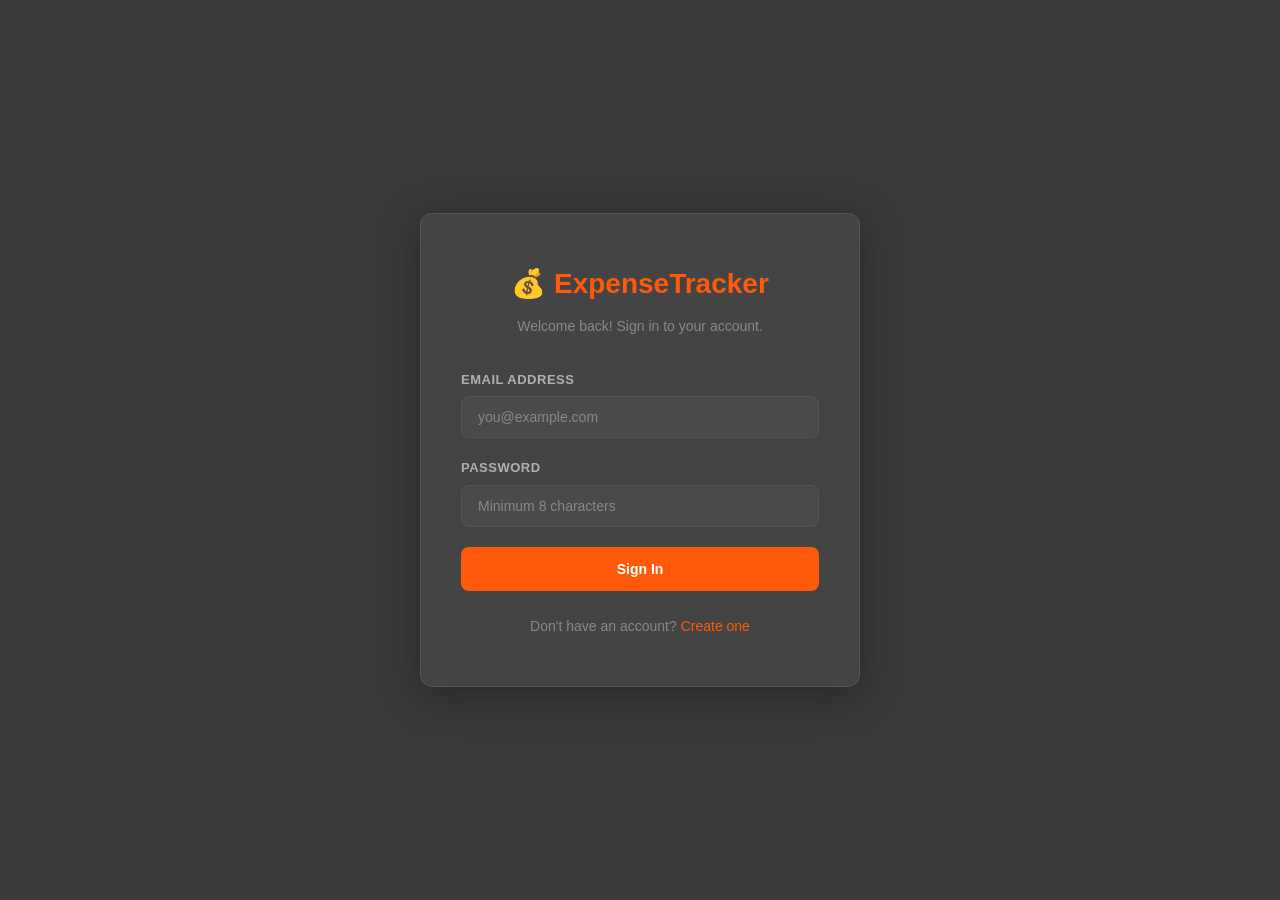
<file: expense-tracker/add-expense.html>
<!DOCTYPE html>
<html lang="en">
<head>
  <meta charset="UTF-8">
  <meta name="viewport" content="width=device-width, initial-scale=1.0">
  <title>Add Expense — ExpenseTracker</title>
  <link rel="stylesheet" href="css/styles.css">
</head>
<body>
  <canvas id="ambient-bg"></canvas>
  <div id="page-transition"></div>

  <div class="app-layout">
    <aside class="sidebar" id="sidebar">
      <div class="sidebar-logo"><span class="logo-icon">💰</span><span>ExpenseTracker</span></div>
      <nav class="sidebar-nav">
        <a href="dashboard.html"><span class="nav-icon">📊</span><span>Dashboard</span></a>
        <a href="add-expense.html"><span class="nav-icon">➕</span><span>Add Expense</span></a>
        <a href="transactions.html"><span class="nav-icon">📋</span><span>Transactions</span></a>
        <a href="analytics.html"><span class="nav-icon">📈</span><span>Analytics</span></a>
        <a href="budgets.html"><span class="nav-icon">🎯</span><span>Budgets</span></a>
        <a href="reports.html"><span class="nav-icon">📄</span><span>Reports</span></a>
        <a href="settings.html"><span class="nav-icon">⚙️</span><span>Settings</span></a>
      </nav>
      <div class="sidebar-bottom"><a href="#" id="logout-btn"><span class="nav-icon">🚪</span><span>Log Out</span></a></div>
    </aside>

    <div class="main-wrapper">
      <header class="topbar">
        <div class="topbar-left">
          <button id="sidebar-toggle">☰</button>
          <h2>Add Expense</h2>
        </div>
        <div class="topbar-right">
          <button class="topbar-icon" id="theme-toggle" title="Toggle theme">🌓</button>
          <div class="user-info">
            <span class="user-name" id="user-name"></span>
            <div class="user-avatar" id="user-avatar"></div>
          </div>
        </div>
      </header>

      <main class="main-content">
        <div class="card" style="max-width:700px;">
          <h3>New Expense</h3>
          <form id="expense-form" novalidate>
            <div class="form-row">
              <div class="form-group">
                <label for="amount">Amount *</label>
                <input type="number" id="amount" class="form-control" placeholder="0.00" min="0.01" step="0.01" required>
                <div class="form-error" id="amount-error"></div>
              </div>
              <div class="form-group">
                <label for="category">Category *</label>
                <select id="category" class="form-control" required></select>
                <div class="form-error" id="category-error"></div>
              </div>
            </div>
            <div class="form-row">
              <div class="form-group">
                <label for="date">Date *</label>
                <input type="date" id="date" class="form-control" required>
                <div class="form-error" id="date-error"></div>
              </div>
              <div class="form-group">
                <label for="payment">Payment Method</label>
                <select id="payment" class="form-control">
                  <option value="Cash">Cash</option>
                  <option value="Credit Card">Credit Card</option>
                  <option value="Debit Card">Debit Card</option>
                  <option value="Bank Transfer">Bank Transfer</option>
                  <option value="UPI">UPI</option>
                  <option value="Other">Other</option>
                </select>
              </div>
            </div>
            <div class="form-group">
              <label for="description">Description</label>
              <textarea id="description" class="form-control" rows="3" placeholder="What was this expense for?"></textarea>
            </div>
            <div class="form-group">
              <label for="recurring">Recurring</label>
              <select id="recurring" class="form-control">
                <option value="none">No — One-time expense</option>
                <option value="weekly">Weekly</option>
                <option value="monthly">Monthly</option>
                <option value="yearly">Yearly</option>
              </select>
            </div>
            <div class="form-error mb-10" id="form-error"></div>
            <div class="flex gap-10">
              <button type="submit" class="btn btn-primary">💾 Save Expense</button>
              <button type="reset" class="btn btn-secondary">Clear</button>
            </div>
          </form>
        </div>

        <!-- Add Income Section -->
        <div class="card" style="max-width:700px;">
          <h3>Add Income</h3>
          <form id="income-form" novalidate>
            <div class="form-row">
              <div class="form-group">
                <label for="inc-amount">Amount *</label>
                <input type="number" id="inc-amount" class="form-control" placeholder="0.00" min="0.01" step="0.01" required>
                <div class="form-error" id="inc-amount-error"></div>
              </div>
              <div class="form-group">
                <label for="inc-date">Date</label>
                <input type="date" id="inc-date" class="form-control">
              </div>
            </div>
            <div class="form-group">
              <label for="inc-desc">Description</label>
              <input type="text" id="inc-desc" class="form-control" placeholder="Salary, freelance work, etc.">
            </div>
            <button type="submit" class="btn btn-primary">💰 Add Income</button>
          </form>
        </div>
      </main>
    </div>
  </div>

  <script src="https://cdnjs.cloudflare.com/ajax/libs/gsap/3.12.5/gsap.min.js"></script>
  <script src="js/app.js"></script>
  <script src="js/animations.js"></script>
  <script>
    document.addEventListener('DOMContentLoaded', () => {
      if (!App.Auth.requireAuth()) return;

      App.UI.initSidebar();
      App.UI.initThemeToggle();
      App.UI.initUserInfo();
      App.UI.initLogout();

      document.getElementById('date').valueAsDate = new Date();
      document.getElementById('inc-date').valueAsDate = new Date();
      App.UI.populateCategorySelect(document.getElementById('category'), false);

      // Expense form
      document.getElementById('expense-form').addEventListener('submit', (e) => {
        e.preventDefault();
        clearErrors();

        const amount = document.getElementById('amount').value;
        const category = document.getElementById('category').value;
        const date = document.getElementById('date').value;
        const description = document.getElementById('description').value;
        const paymentMethod = document.getElementById('payment').value;
        const recurring = document.getElementById('recurring').value;

        let valid = true;
        if (!amount || isNaN(amount) || Number(amount) <= 0) {
          document.getElementById('amount-error').textContent = 'Enter a valid amount.';
          valid = false;
        }
        if (!category) {
          document.getElementById('category-error').textContent = 'Select a category.';
          valid = false;
        }
        if (!date) {
          document.getElementById('date-error').textContent = 'Select a date.';
          valid = false;
        }
        if (!valid) return;

        const result = App.Expenses.add({ amount, category, date, description, paymentMethod, recurring });
        if (result.ok) {
          App.UI.showToast('Expense saved!', 'success');
          document.getElementById('expense-form').reset();
          document.getElementById('date').valueAsDate = new Date();
        } else {
          document.getElementById('form-error').textContent = result.msg;
        }
      });

      // Income form
      document.getElementById('income-form').addEventListener('submit', (e) => {
        e.preventDefault();
        const amount = document.getElementById('inc-amount').value;
        const date = document.getElementById('inc-date').value;
        const desc = document.getElementById('inc-desc').value;

        document.getElementById('inc-amount-error').textContent = '';

        if (!amount || isNaN(amount) || Number(amount) <= 0) {
          document.getElementById('inc-amount-error').textContent = 'Enter a valid amount.';
          return;
        }

        const result = App.Income.add(amount, desc, date);
        if (result.ok) {
          App.UI.showToast('Income added!', 'success');
          document.getElementById('income-form').reset();
          document.getElementById('inc-date').valueAsDate = new Date();
        } else {
          document.getElementById('inc-amount-error').textContent = result.msg;
        }
      });

      // Sidebar toggle
      document.getElementById('sidebar-toggle').addEventListener('click', () => {
        document.getElementById('sidebar').classList.toggle('open');
      });

      Animations.initAll();
    });

    function clearErrors() {
      ['amount-error', 'category-error', 'date-error', 'form-error'].forEach(id => {
        document.getElementById(id).textContent = '';
      });
    }
  </script>
</body>
</html>
</file>
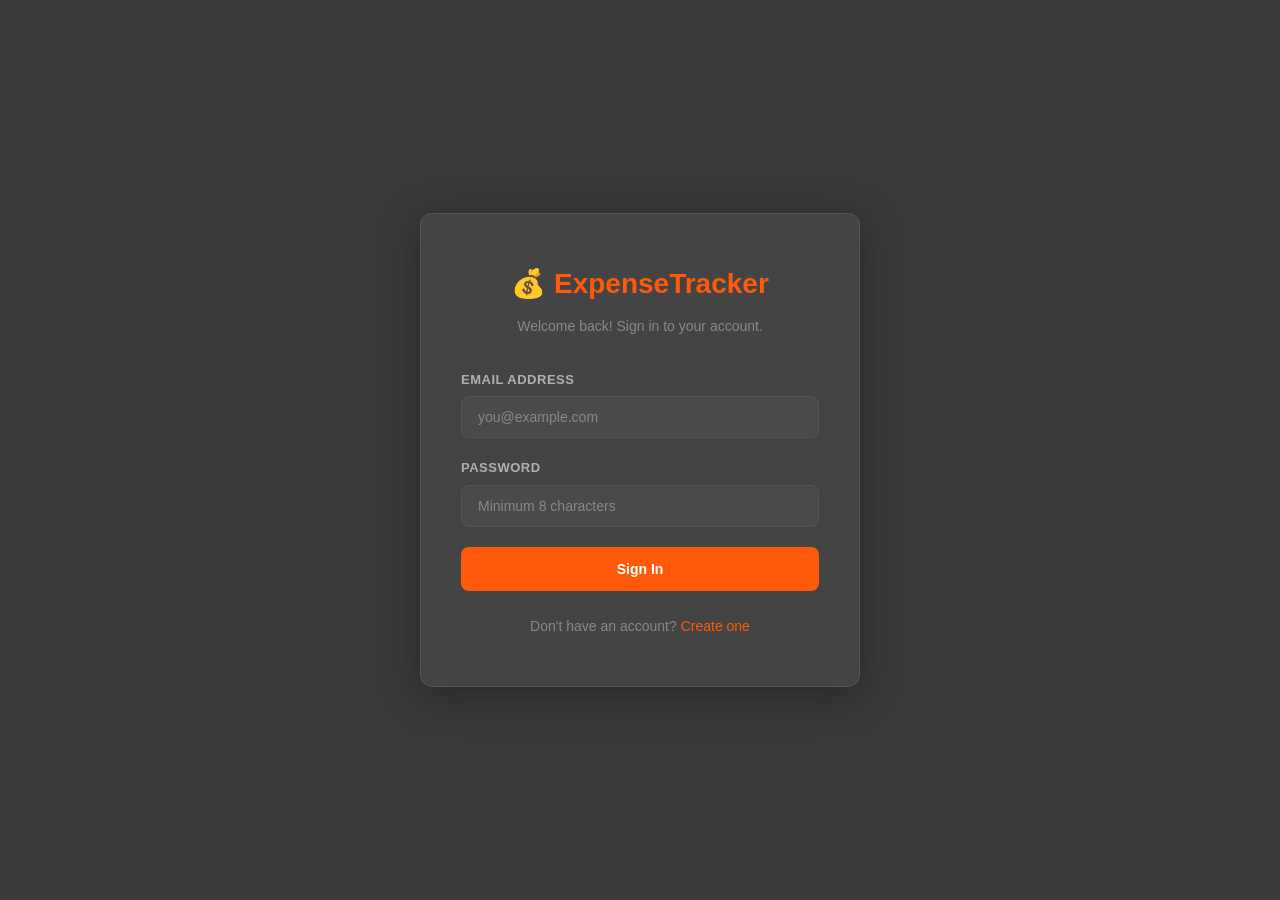
<file: expense-tracker/budgets.html>
<!DOCTYPE html>
<html lang="en">
<head>
  <meta charset="UTF-8">
  <meta name="viewport" content="width=device-width, initial-scale=1.0">
  <title>Budgets — ExpenseTracker</title>
  <link rel="stylesheet" href="css/styles.css">
</head>
<body>
  <canvas id="ambient-bg"></canvas>
  <div id="page-transition"></div>

  <div class="app-layout">
    <aside class="sidebar" id="sidebar">
      <div class="sidebar-logo"><span class="logo-icon">💰</span><span>ExpenseTracker</span></div>
      <nav class="sidebar-nav">
        <a href="dashboard.html"><span class="nav-icon">📊</span><span>Dashboard</span></a>
        <a href="add-expense.html"><span class="nav-icon">➕</span><span>Add Expense</span></a>
        <a href="transactions.html"><span class="nav-icon">📋</span><span>Transactions</span></a>
        <a href="analytics.html"><span class="nav-icon">📈</span><span>Analytics</span></a>
        <a href="budgets.html"><span class="nav-icon">🎯</span><span>Budgets</span></a>
        <a href="reports.html"><span class="nav-icon">📄</span><span>Reports</span></a>
        <a href="settings.html"><span class="nav-icon">⚙️</span><span>Settings</span></a>
      </nav>
      <div class="sidebar-bottom"><a href="#" id="logout-btn"><span class="nav-icon">🚪</span><span>Log Out</span></a></div>
    </aside>

    <div class="main-wrapper">
      <header class="topbar">
        <div class="topbar-left">
          <button id="sidebar-toggle">☰</button>
          <h2>Budget Management</h2>
        </div>
        <div class="topbar-right">
          <button class="topbar-icon" id="theme-toggle" title="Toggle theme">🌓</button>
          <div class="user-info">
            <span class="user-name" id="user-name"></span>
            <div class="user-avatar" id="user-avatar"></div>
          </div>
        </div>
      </header>

      <main class="main-content">
        <!-- Set Budget -->
        <div class="card" style="max-width:700px;">
          <h3>Set Budget</h3>
          <form id="budget-form" novalidate>
            <div class="form-row">
              <div class="form-group">
                <label for="budget-category">Category</label>
                <select id="budget-category" class="form-control">
                  <option value="overall">📊 Overall Monthly Budget</option>
                </select>
              </div>
              <div class="form-group">
                <label for="budget-amount">Budget Amount</label>
                <input type="number" id="budget-amount" class="form-control" placeholder="0.00" min="1" step="0.01" required>
                <div class="form-error" id="budget-error"></div>
              </div>
            </div>
            <button type="submit" class="btn btn-primary">🎯 Set Budget</button>
          </form>
        </div>

        <!-- Budget Overview -->
        <div class="card">
          <h3>Budget Overview — This Month</h3>
          <div class="budget-list" id="budget-list"></div>
          <div class="empty-state hidden" id="empty-budgets">
            <div class="empty-icon">🎯</div>
            <p>No budgets set yet. Create your first budget above!</p>
          </div>
        </div>
      </main>
    </div>
  </div>

  <script src="https://cdnjs.cloudflare.com/ajax/libs/gsap/3.12.5/gsap.min.js"></script>
  <script src="js/app.js"></script>
  <script src="js/animations.js"></script>
  <script>
    document.addEventListener('DOMContentLoaded', () => {
      if (!App.Auth.requireAuth()) return;

      App.UI.initSidebar();
      App.UI.initThemeToggle();
      App.UI.initUserInfo();
      App.UI.initLogout();

      // Populate budget category select
      const catSelect = document.getElementById('budget-category');
      App.Categories.getAll().forEach(cat => {
        const opt = document.createElement('option');
        opt.value = cat.name;
        opt.textContent = cat.icon + ' ' + cat.name;
        catSelect.appendChild(opt);
      });

      renderBudgets();

      // Budget form
      document.getElementById('budget-form').addEventListener('submit', (e) => {
        e.preventDefault();
        const errEl = document.getElementById('budget-error');
        errEl.textContent = '';

        const category = document.getElementById('budget-category').value;
        const amount = document.getElementById('budget-amount').value;

        const result = App.Budgets.set(category, amount);
        if (result.ok) {
          App.UI.showToast('Budget set!', 'success');
          document.getElementById('budget-amount').value = '';
          renderBudgets();
        } else {
          errEl.textContent = result.msg;
        }
      });

      document.getElementById('sidebar-toggle').addEventListener('click', () => {
        document.getElementById('sidebar').classList.toggle('open');
      });

      Animations.initAll();
    });

    function renderBudgets() {
      const statuses = App.Budgets.getStatus();
      const container = document.getElementById('budget-list');
      const empty = document.getElementById('empty-budgets');
      const sym = App.Settings.getCurrencySymbol();

      if (statuses.length === 0) {
        container.innerHTML = '';
        empty.classList.remove('hidden');
        return;
      }

      empty.classList.add('hidden');
      const cats = App.Categories.getAll();

      container.innerHTML = statuses.map(b => {
        const cat = cats.find(c => c.name === b.category);
        const icon = b.category === 'overall' ? '📊' : (cat ? cat.icon : '📁');
        const label = b.category === 'overall' ? 'Overall Monthly Budget' : b.category;

        let barClass = '';
        let alertHtml = '';
        if (b.status === 'exceeded') {
          barClass = 'exceeded';
          alertHtml = `<div class="budget-exceeded">⛔ Budget exceeded!</div>`;
        } else if (b.status === 'warning') {
          barClass = 'warning';
          alertHtml = `<div class="budget-warning">⚠️ Warning: ${b.percentage.toFixed(0)}% of budget used.</div>`;
        }

        return `
          <div class="budget-item">
            <div class="budget-header">
              <div class="budget-name">${icon} ${label}</div>
              <div class="budget-amount">${sym}${b.spent.toFixed(2)} / ${sym}${b.amount.toFixed(2)}</div>
            </div>
            <div class="progress-bar">
              <div class="progress-fill ${barClass}" style="width:${Math.min(b.percentage, 100)}%;"></div>
            </div>
            <div class="budget-footer">
              <span>${b.percentage.toFixed(1)}% used</span>
              <span>${sym}${(b.amount - b.spent > 0 ? b.amount - b.spent : 0).toFixed(2)} remaining</span>
            </div>
            ${alertHtml}
            <div style="margin-top:10px;text-align:right;">
              <button class="btn btn-danger btn-sm delete-budget-btn" data-id="${b.id}">Remove</button>
            </div>
          </div>
        `;
      }).join('');

      container.querySelectorAll('.delete-budget-btn').forEach(btn => {
        btn.addEventListener('click', () => deleteBudget(btn.dataset.id));
      });
    }

    function deleteBudget(id) {
      if (confirm('Remove this budget?')) {
        App.Budgets.remove(id);
        App.UI.showToast('Budget removed.', 'info');
        renderBudgets();
      }
    }
  </script>
</body>
</html>
</file>
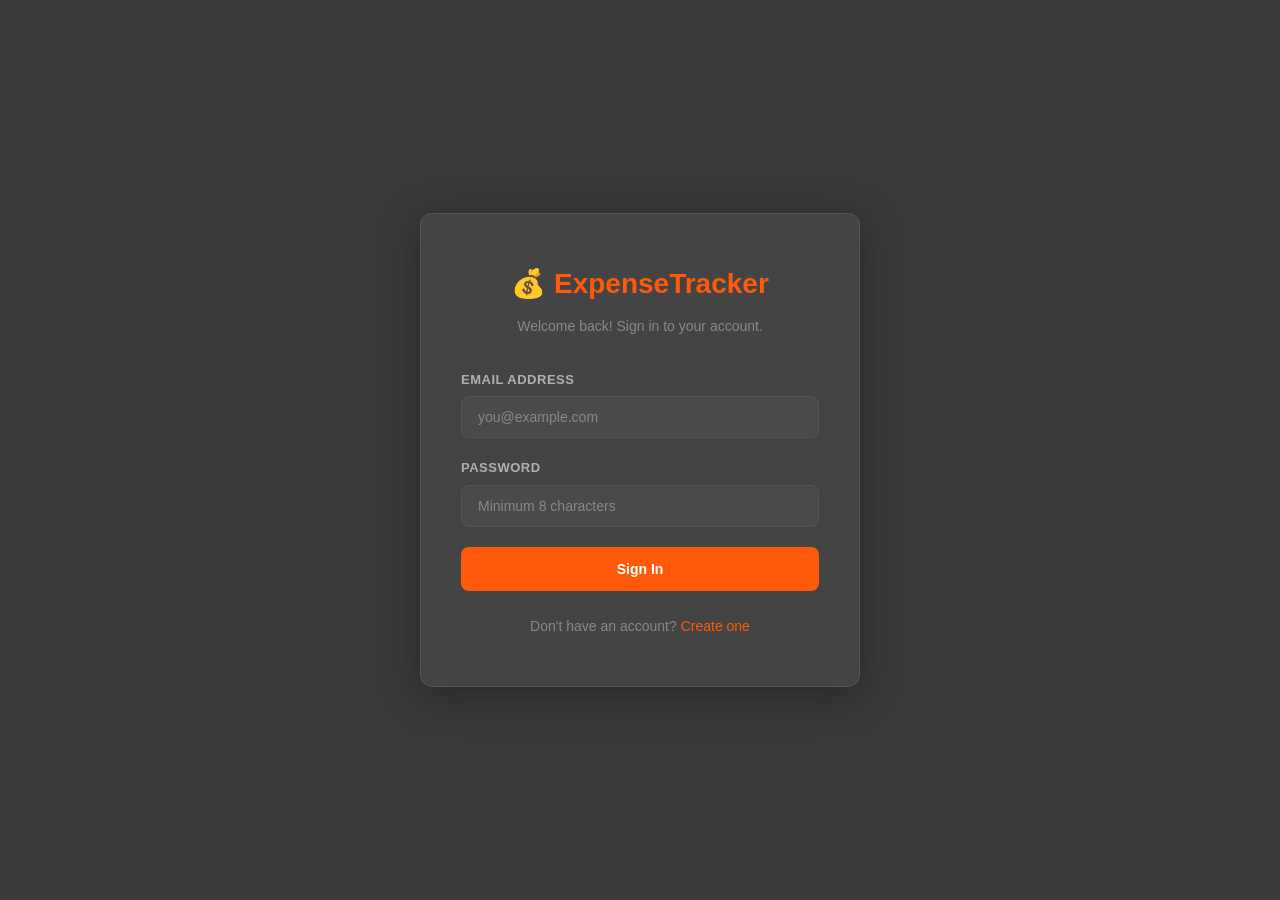
<file: expense-tracker/login.html>
<!DOCTYPE html>
<html lang="en">
<head>
  <meta charset="UTF-8">
  <meta name="viewport" content="width=device-width, initial-scale=1.0">
  <title>Log In — ExpenseTracker</title>
  <link rel="stylesheet" href="css/styles.css">
</head>
<body>
  <canvas id="ambient-bg"></canvas>
  <div id="page-transition"></div>

  <div class="auth-page">
    <div class="auth-container">
      <div class="auth-logo">
        <h1>💰 ExpenseTracker</h1>
        <p>Welcome back! Sign in to your account.</p>
      </div>

      <form id="login-form" novalidate>
        <div class="form-group">
          <label for="email">Email Address</label>
          <input type="email" id="email" class="form-control" placeholder="you@example.com" required>
          <div class="form-error" id="email-error"></div>
        </div>
        <div class="form-group">
          <label for="password">Password</label>
          <input type="password" id="password" class="form-control" placeholder="Minimum 8 characters" required>
          <div class="form-error" id="password-error"></div>
        </div>
        <div class="form-group">
          <div class="form-error" id="login-error"></div>
        </div>
        <button type="submit" class="btn btn-primary" style="width:100%;padding:14px;">Sign In</button>
      </form>

      <div class="auth-footer">
        Don't have an account? <a href="signup.html">Create one</a>
      </div>
    </div>
  </div>

  <script src="https://cdnjs.cloudflare.com/ajax/libs/gsap/3.12.5/gsap.min.js"></script>
  <script src="js/app.js"></script>
  <script src="js/animations.js"></script>
  <script>
    document.addEventListener('DOMContentLoaded', () => {
      Animations.initAmbientBackground();
      Animations.initMicroInteractions();
      Animations.initPageTransition();

      // Redirect if already logged in
      if (App.Auth.isLoggedIn()) {
        window.location.href = 'dashboard.html';
        return;
      }

      const form = document.getElementById('login-form');
      form.addEventListener('submit', (e) => {
        e.preventDefault();

        const email = document.getElementById('email').value.trim();
        const password = document.getElementById('password').value;

        // Clear errors
        document.getElementById('email-error').textContent = '';
        document.getElementById('password-error').textContent = '';
        document.getElementById('login-error').textContent = '';

        let valid = true;

        if (!App.Auth.validEmail(email)) {
          document.getElementById('email-error').textContent = 'Enter a valid email address.';
          valid = false;
        }

        if (password.length < 8) {
          document.getElementById('password-error').textContent = 'Password must be at least 8 characters.';
          valid = false;
        }

        if (!valid) return;

        const result = App.Auth.login(email, password);
        if (result.ok) {
          window.location.href = 'dashboard.html';
        } else {
          document.getElementById('login-error').textContent = result.msg;
        }
      });
    });
  </script>
</body>
</html>
</file>
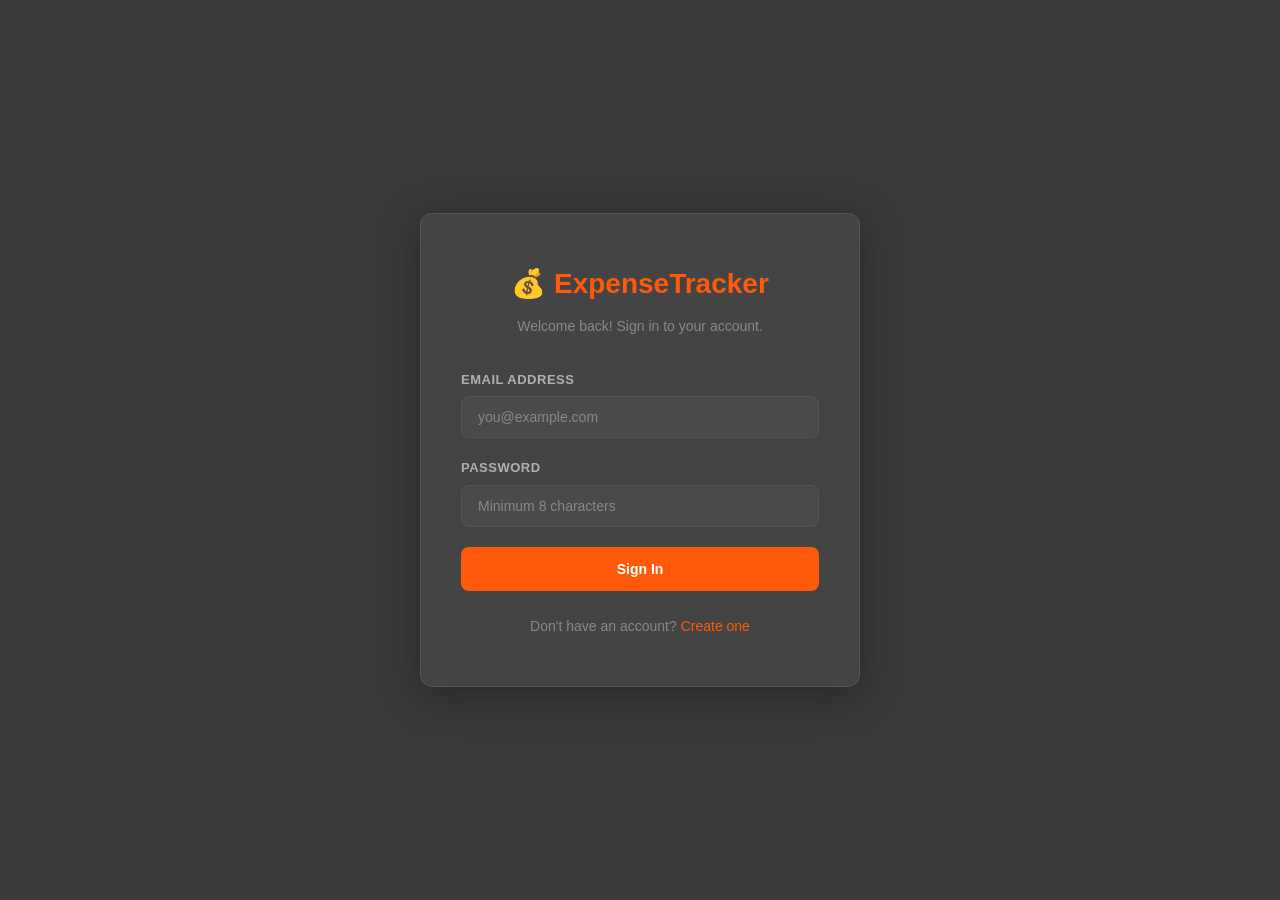
<file: expense-tracker/reports.html>
<!DOCTYPE html>
<html lang="en">
<head>
  <meta charset="UTF-8">
  <meta name="viewport" content="width=device-width, initial-scale=1.0">
  <title>Reports — ExpenseTracker</title>
  <link rel="stylesheet" href="css/styles.css">
</head>
<body>
  <canvas id="ambient-bg"></canvas>
  <div id="page-transition"></div>

  <div class="app-layout">
    <aside class="sidebar" id="sidebar">
      <div class="sidebar-logo"><span class="logo-icon">💰</span><span>ExpenseTracker</span></div>
      <nav class="sidebar-nav">
        <a href="dashboard.html"><span class="nav-icon">📊</span><span>Dashboard</span></a>
        <a href="add-expense.html"><span class="nav-icon">➕</span><span>Add Expense</span></a>
        <a href="transactions.html"><span class="nav-icon">📋</span><span>Transactions</span></a>
        <a href="analytics.html"><span class="nav-icon">📈</span><span>Analytics</span></a>
        <a href="budgets.html"><span class="nav-icon">🎯</span><span>Budgets</span></a>
        <a href="reports.html"><span class="nav-icon">📄</span><span>Reports</span></a>
        <a href="settings.html"><span class="nav-icon">⚙️</span><span>Settings</span></a>
      </nav>
      <div class="sidebar-bottom"><a href="#" id="logout-btn"><span class="nav-icon">🚪</span><span>Log Out</span></a></div>
    </aside>

    <div class="main-wrapper">
      <header class="topbar">
        <div class="topbar-left">
          <button id="sidebar-toggle">☰</button>
          <h2>Reports &amp; Export</h2>
        </div>
        <div class="topbar-right">
          <button class="topbar-icon" id="theme-toggle" title="Toggle theme">🌓</button>
          <div class="user-info">
            <span class="user-name" id="user-name"></span>
            <div class="user-avatar" id="user-avatar"></div>
          </div>
        </div>
      </header>

      <main class="main-content">
        <!-- Summary -->
        <div class="stats-grid">
          <div class="stat-card income">
            <div class="card-label">Total Income</div>
            <div class="card-value" id="total-income">$0.00</div>
            <div class="card-icon">💰</div>
          </div>
          <div class="stat-card expense">
            <div class="card-label">Total Expenses</div>
            <div class="card-value" id="total-expense">$0.00</div>
            <div class="card-icon">💸</div>
          </div>
          <div class="stat-card total">
            <div class="card-label">Transactions</div>
            <div class="card-value" id="tx-count">0</div>
            <div class="card-icon">📋</div>
          </div>
        </div>

        <!-- Export Options -->
        <div class="card">
          <h3>Export Your Data</h3>
          <p style="color:var(--text-muted);margin-bottom:20px;">Download your expense data in your preferred format.</p>

          <div style="display:grid;grid-template-columns:repeat(auto-fit,minmax(250px,1fr));gap:20px;">
            <div style="background:var(--bg-input);border-radius:var(--radius);padding:24px;text-align:center;border:1px solid var(--border-color);">
              <div style="font-size:48px;margin-bottom:12px;">📄</div>
              <h4 style="margin-bottom:8px;">PDF Report</h4>
              <p style="font-size:13px;color:var(--text-muted);margin-bottom:16px;">Generate a printable report with charts and summaries.</p>
              <button class="btn btn-primary" onclick="exportPDF()">Download PDF</button>
            </div>
            <div style="background:var(--bg-input);border-radius:var(--radius);padding:24px;text-align:center;border:1px solid var(--border-color);">
              <div style="font-size:48px;margin-bottom:12px;">📊</div>
              <h4 style="margin-bottom:8px;">CSV Export</h4>
              <p style="font-size:13px;color:var(--text-muted);margin-bottom:16px;">Comma-separated file compatible with Excel and spreadsheets.</p>
              <button class="btn btn-primary" onclick="exportCSV()">Download CSV</button>
            </div>
            <div style="background:var(--bg-input);border-radius:var(--radius);padding:24px;text-align:center;border:1px solid var(--border-color);">
              <div style="font-size:48px;margin-bottom:12px;">🔧</div>
              <h4 style="margin-bottom:8px;">JSON Data</h4>
              <p style="font-size:13px;color:var(--text-muted);margin-bottom:16px;">Raw JSON data export for developers and backup.</p>
              <button class="btn btn-primary" onclick="exportJSON()">Download JSON</button>
            </div>
          </div>
        </div>

        <!-- Monthly Breakdown -->
        <div class="card">
          <h3>Monthly Breakdown</h3>
          <div class="table-wrapper" style="margin-top:16px;">
            <table>
              <thead>
                <tr>
                  <th>Month</th>
                  <th>Total Spent</th>
                  <th>Transactions</th>
                </tr>
              </thead>
              <tbody id="monthly-breakdown"></tbody>
            </table>
          </div>
        </div>
      </main>
    </div>
  </div>

  <script src="https://cdnjs.cloudflare.com/ajax/libs/gsap/3.12.5/gsap.min.js"></script>
  <script src="js/app.js"></script>
  <script src="js/animations.js"></script>
  <script>
    document.addEventListener('DOMContentLoaded', () => {
      if (!App.Auth.requireAuth()) return;

      App.UI.initSidebar();
      App.UI.initThemeToggle();
      App.UI.initUserInfo();
      App.UI.initLogout();

      const sym = App.Settings.getCurrencySymbol();
      const expenses = App.Expenses.getUserExpenses();
      const totalExpense = expenses.reduce((s, e) => s + e.amount, 0);
      const totalIncome = App.Income.getTotalIncome() || App.Settings.get().monthlyIncome;

      App.UI.setCardValue('total-income', sym + totalIncome.toFixed(2));
      App.UI.setCardValue('total-expense', sym + totalExpense.toFixed(2));
      App.UI.setCardValue('tx-count', expenses.length.toString());

      renderMonthlyBreakdown();

      document.getElementById('sidebar-toggle').addEventListener('click', () => {
        document.getElementById('sidebar').classList.toggle('open');
      });

      Animations.initAll();
    });

    function renderMonthlyBreakdown() {
      const trend = App.Expenses.getMonthlyTrend(12);
      const tbody = document.getElementById('monthly-breakdown');
      const sym = App.Settings.getCurrencySymbol();
      const expenses = App.Expenses.getUserExpenses();

      tbody.innerHTML = trend.map(t => {
        const count = expenses.filter(e => {
          const d = new Date(e.date);
          return d.getFullYear() === t.year && d.getMonth() === t.month;
        }).length;
        return `<tr>
          <td>${t.label}</td>
          <td class="amount-cell">${sym}${t.total.toFixed(2)}</td>
          <td>${count}</td>
        </tr>`;
      }).join('');
    }

    function exportPDF() {
      const result = App.Export.toPDF();
      if (!result) App.UI.showToast('No expenses to export.', 'warning');
      else App.UI.showToast('PDF report generated!', 'success');
    }

    function exportCSV() {
      const result = App.Export.toCSV();
      if (!result) App.UI.showToast('No expenses to export.', 'warning');
      else App.UI.showToast('CSV downloaded!', 'success');
    }

    function exportJSON() {
      const result = App.Export.toJSON();
      if (!result) App.UI.showToast('No expenses to export.', 'warning');
      else App.UI.showToast('JSON downloaded!', 'success');
    }
  </script>
</body>
</html>
</file>
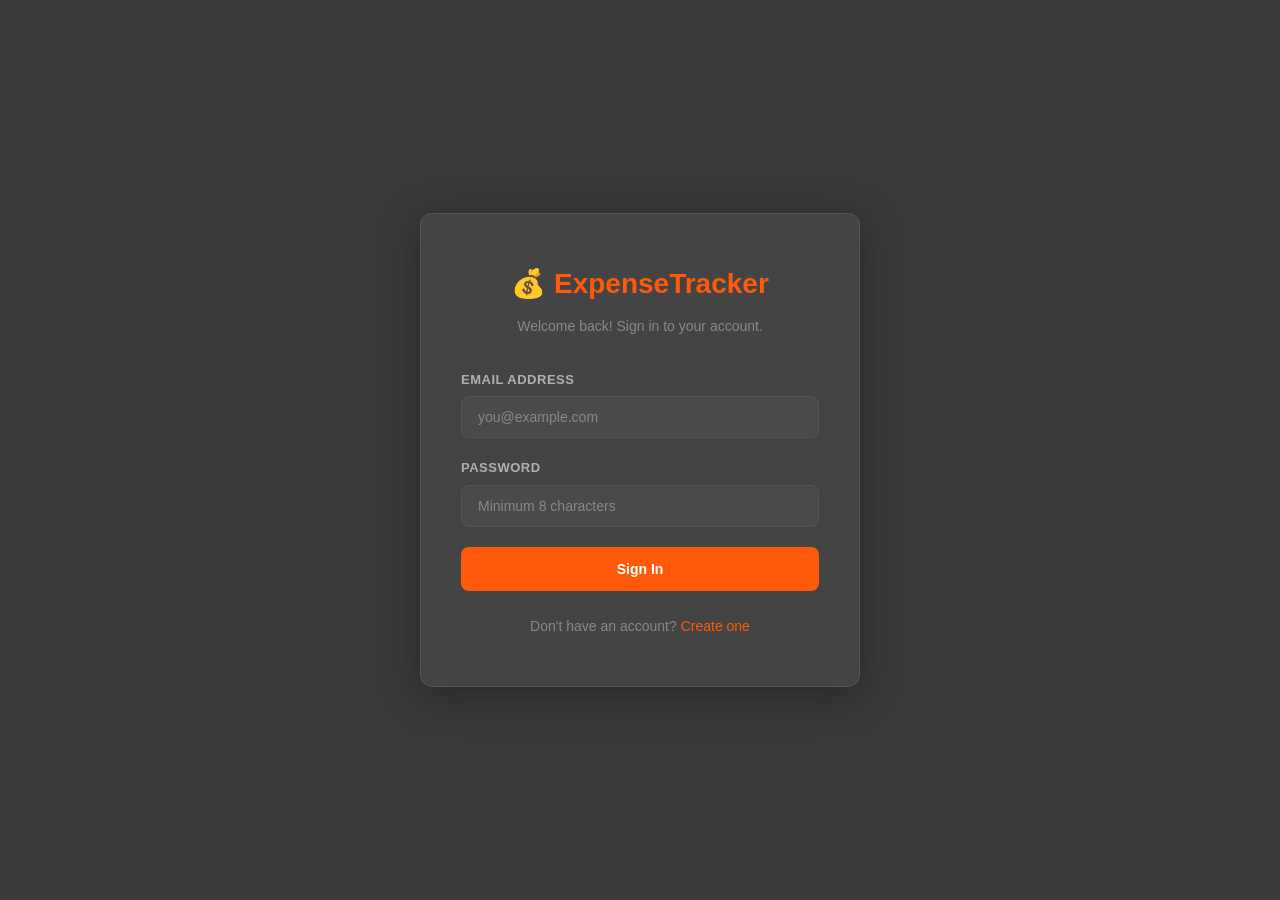
<file: expense-tracker/settings.html>
<!DOCTYPE html>
<html lang="en">
<head>
  <meta charset="UTF-8">
  <meta name="viewport" content="width=device-width, initial-scale=1.0">
  <title>Settings — ExpenseTracker</title>
  <link rel="stylesheet" href="css/styles.css">
</head>
<body>
  <canvas id="ambient-bg"></canvas>
  <div id="page-transition"></div>

  <div class="app-layout">
    <aside class="sidebar" id="sidebar">
      <div class="sidebar-logo"><span class="logo-icon">💰</span><span>ExpenseTracker</span></div>
      <nav class="sidebar-nav">
        <a href="dashboard.html"><span class="nav-icon">📊</span><span>Dashboard</span></a>
        <a href="add-expense.html"><span class="nav-icon">➕</span><span>Add Expense</span></a>
        <a href="transactions.html"><span class="nav-icon">📋</span><span>Transactions</span></a>
        <a href="analytics.html"><span class="nav-icon">📈</span><span>Analytics</span></a>
        <a href="budgets.html"><span class="nav-icon">🎯</span><span>Budgets</span></a>
        <a href="reports.html"><span class="nav-icon">📄</span><span>Reports</span></a>
        <a href="settings.html"><span class="nav-icon">⚙️</span><span>Settings</span></a>
      </nav>
      <div class="sidebar-bottom"><a href="#" id="logout-btn"><span class="nav-icon">🚪</span><span>Log Out</span></a></div>
    </aside>

    <div class="main-wrapper">
      <header class="topbar">
        <div class="topbar-left">
          <button id="sidebar-toggle">☰</button>
          <h2>Settings</h2>
        </div>
        <div class="topbar-right">
          <button class="topbar-icon" id="theme-toggle" title="Toggle theme">🌓</button>
          <div class="user-info">
            <span class="user-name" id="user-name"></span>
            <div class="user-avatar" id="user-avatar"></div>
          </div>
        </div>
      </header>

      <main class="main-content">
        <div class="settings-grid">
          <!-- Profile Settings -->
          <div class="card">
            <h3>👤 Profile</h3>
            <form id="profile-form" novalidate>
              <div class="form-group">
                <label for="profile-name">Name</label>
                <input type="text" id="profile-name" class="form-control" required>
                <div class="form-error" id="profile-name-error"></div>
              </div>
              <div class="form-group">
                <label for="profile-email">Email</label>
                <input type="email" id="profile-email" class="form-control" disabled style="opacity:0.6;">
                <p style="font-size:12px;color:var(--text-muted);margin-top:4px;">Email cannot be changed.</p>
              </div>
              <button type="submit" class="btn btn-primary">Save Profile</button>
            </form>
          </div>

          <!-- Currency Settings -->
          <div class="card">
            <h3>💱 Currency</h3>
            <form id="currency-form">
              <div class="form-group">
                <label for="currency-select">Default Currency</label>
                <select id="currency-select" class="form-control">
                  <option value="USD">USD ($)</option>
                  <option value="EUR">EUR (€)</option>
                  <option value="GBP">GBP (£)</option>
                  <option value="INR">INR (₹)</option>
                  <option value="JPY">JPY (¥)</option>
                  <option value="AUD">AUD (A$)</option>
                  <option value="CAD">CAD (C$)</option>
                </select>
              </div>
              <div class="form-group">
                <label for="monthly-income">Default Monthly Income</label>
                <input type="number" id="monthly-income" class="form-control" min="0" step="0.01">
              </div>
              <button type="submit" class="btn btn-primary">Save Settings</button>
            </form>
          </div>

          <!-- Category Management -->
          <div class="card">
            <h3>📂 Categories</h3>
            <div id="category-list" style="margin-bottom:16px;"></div>
            <form id="add-category-form" novalidate>
              <div class="form-row">
                <div class="form-group">
                  <label for="new-cat-name">New Category Name</label>
                  <input type="text" id="new-cat-name" class="form-control" placeholder="e.g., Pets" required>
                  <div class="form-error" id="cat-error"></div>
                </div>
                <div class="form-group">
                  <label for="new-cat-color">Color</label>
                  <input type="color" id="new-cat-color" class="form-control" value="#FF5A09" style="height:44px;padding:4px;">
                </div>
              </div>
              <button type="submit" class="btn btn-primary btn-sm">➕ Add Category</button>
            </form>
          </div>

          <!-- Theme Settings -->
          <div class="card">
            <h3>🎨 Appearance</h3>
            <div class="form-group">
              <label>Theme</label>
              <div style="display:flex;gap:12px;margin-top:8px;">
                <button class="btn btn-secondary" id="theme-dark" onclick="setTheme('dark')">🌙 Dark</button>
                <button class="btn btn-secondary" id="theme-light" onclick="setTheme('light')">☀️ Light</button>
              </div>
            </div>
          </div>

          <!-- Danger Zone -->
          <div class="card" style="border-color:var(--danger);">
            <h3 style="color:var(--danger);">⚠️ Danger Zone</h3>
            <p style="color:var(--text-muted);font-size:14px;margin-bottom:16px;">These actions cannot be undone. Please be careful.</p>
            <div class="flex gap-10" style="flex-wrap:wrap;">
              <button class="btn btn-danger" onclick="resetData()">🗑️ Reset All Data</button>
              <button class="btn btn-danger" onclick="deleteAccount()">❌ Delete Account</button>
            </div>
          </div>
        </div>
      </main>
    </div>
  </div>

  <script src="https://cdnjs.cloudflare.com/ajax/libs/gsap/3.12.5/gsap.min.js"></script>
  <script src="js/app.js"></script>
  <script src="js/animations.js"></script>
  <script>
    document.addEventListener('DOMContentLoaded', () => {
      if (!App.Auth.requireAuth()) return;

      App.UI.initSidebar();
      App.UI.initThemeToggle();
      App.UI.initUserInfo();
      App.UI.initLogout();

      const user = App.Auth.currentUser();
      const settings = App.Settings.get();

      // Load profile
      document.getElementById('profile-name').value = user.name;
      document.getElementById('profile-email').value = user.email;

      // Load settings
      document.getElementById('currency-select').value = settings.currency;
      document.getElementById('monthly-income').value = settings.monthlyIncome;

      renderCategories();

      // Profile form
      document.getElementById('profile-form').addEventListener('submit', (e) => {
        e.preventDefault();
        const name = document.getElementById('profile-name').value.trim();
        document.getElementById('profile-name-error').textContent = '';
        if (!name) {
          document.getElementById('profile-name-error').textContent = 'Name is required.';
          return;
        }
        App.Auth.updateProfile({ name });
        App.UI.initUserInfo();
        App.UI.showToast('Profile updated!', 'success');
      });

      // Currency form
      document.getElementById('currency-form').addEventListener('submit', (e) => {
        e.preventDefault();
        App.Settings.update({
          currency: document.getElementById('currency-select').value,
          monthlyIncome: Number(document.getElementById('monthly-income').value) || 5000,
        });
        App.UI.showToast('Settings saved!', 'success');
      });

      // Add category form
      document.getElementById('add-category-form').addEventListener('submit', (e) => {
        e.preventDefault();
        const name = document.getElementById('new-cat-name').value;
        const color = document.getElementById('new-cat-color').value;
        document.getElementById('cat-error').textContent = '';

        const result = App.Categories.add(name, color, '📁');
        if (result.ok) {
          App.UI.showToast('Category added!', 'success');
          document.getElementById('new-cat-name').value = '';
          renderCategories();
        } else {
          document.getElementById('cat-error').textContent = result.msg;
        }
      });

      document.getElementById('sidebar-toggle').addEventListener('click', () => {
        document.getElementById('sidebar').classList.toggle('open');
      });

      Animations.initAll();
    });

    function renderCategories() {
      const cats = App.Categories.getAll();
      const container = document.getElementById('category-list');

      container.innerHTML = cats.map(c => `
        <div style="display:flex;align-items:center;justify-content:space-between;padding:10px;border-bottom:1px solid var(--border-color);">
          <div style="display:flex;align-items:center;gap:10px;">
            <span style="width:16px;height:16px;border-radius:50%;background:${c.color};display:inline-block;"></span>
            <span>${c.icon} ${c.name}</span>
          </div>
          <button class="btn-icon delete-cat-btn" data-id="${c.id}" title="Delete">🗑️</button>
        </div>
      `).join('');

      container.querySelectorAll('.delete-cat-btn').forEach(btn => {
        btn.addEventListener('click', () => deleteCategory(btn.dataset.id));
      });
    }

    function deleteCategory(id) {
      if (confirm('Delete this category?')) {
        App.Categories.remove(id);
        App.UI.showToast('Category removed.', 'info');
        renderCategories();
      }
    }

    function setTheme(theme) {
      if (theme === 'light') {
        document.body.classList.add('light-theme');
      } else {
        document.body.classList.remove('light-theme');
      }
      App.Settings.update({ theme });
      App.UI.showToast('Theme updated!', 'success');
    }

    function resetData() {
      if (confirm('This will delete ALL your data including expenses, budgets, and settings. Are you sure?')) {
        App.Settings.resetAllData();
        App.UI.showToast('All data has been reset.', 'info');
        setTimeout(() => window.location.reload(), 1000);
      }
    }

    function deleteAccount() {
      if (confirm('This will permanently delete your account and all data. This cannot be undone. Continue?')) {
        App.Settings.resetAllData();
        App.Auth.logout();
        window.location.href = 'login.html';
      }
    }
  </script>
</body>
</html>
</file>
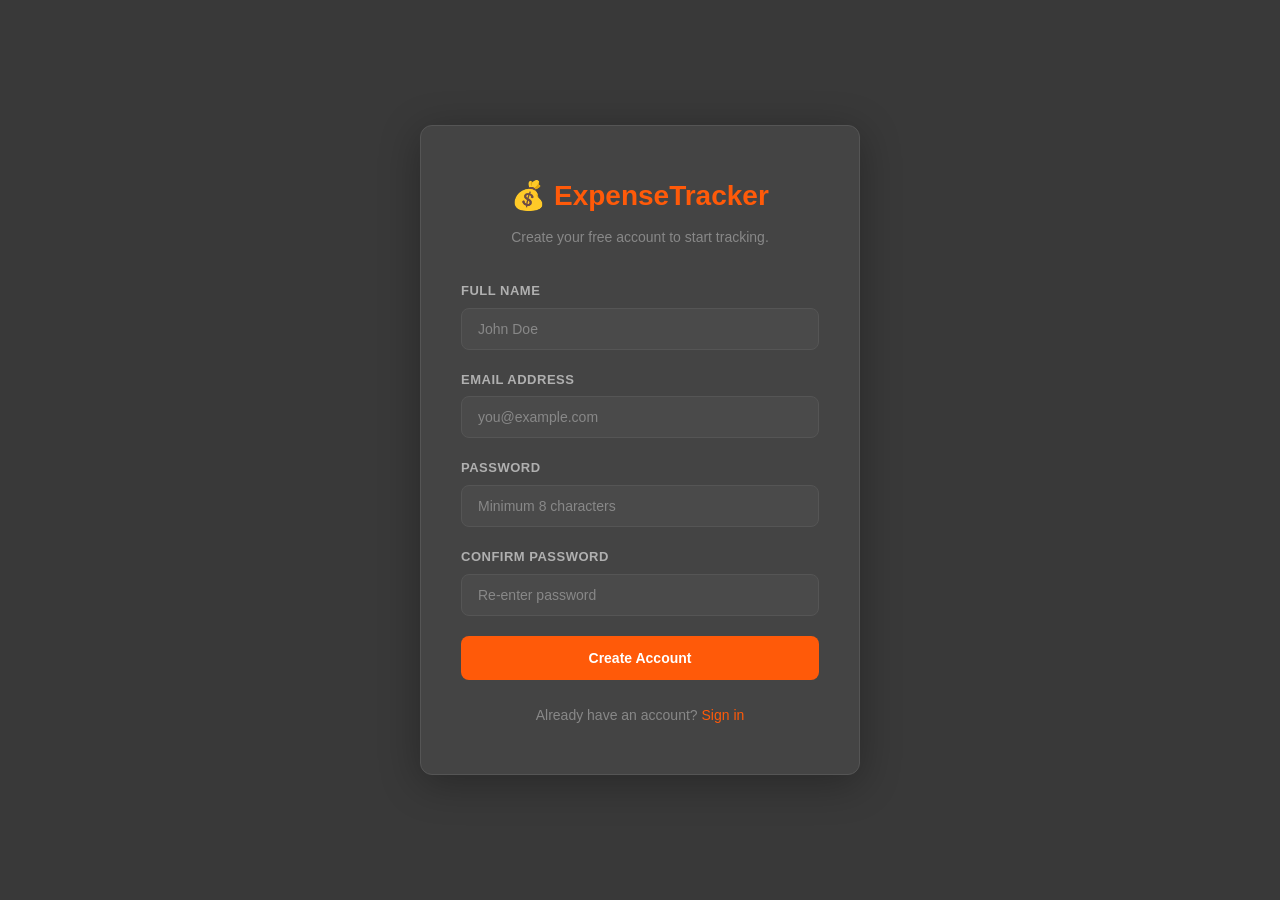
<file: expense-tracker/signup.html>
<!DOCTYPE html>
<html lang="en">
<head>
  <meta charset="UTF-8">
  <meta name="viewport" content="width=device-width, initial-scale=1.0">
  <title>Sign Up — ExpenseTracker</title>
  <link rel="stylesheet" href="css/styles.css">
</head>
<body>
  <canvas id="ambient-bg"></canvas>
  <div id="page-transition"></div>

  <div class="auth-page">
    <div class="auth-container">
      <div class="auth-logo">
        <h1>💰 ExpenseTracker</h1>
        <p>Create your free account to start tracking.</p>
      </div>

      <form id="signup-form" novalidate>
        <div class="form-group">
          <label for="name">Full Name</label>
          <input type="text" id="name" class="form-control" placeholder="John Doe" required>
          <div class="form-error" id="name-error"></div>
        </div>
        <div class="form-group">
          <label for="email">Email Address</label>
          <input type="email" id="email" class="form-control" placeholder="you@example.com" required>
          <div class="form-error" id="email-error"></div>
        </div>
        <div class="form-group">
          <label for="password">Password</label>
          <input type="password" id="password" class="form-control" placeholder="Minimum 8 characters" required>
          <div class="form-error" id="password-error"></div>
        </div>
        <div class="form-group">
          <label for="confirm-password">Confirm Password</label>
          <input type="password" id="confirm-password" class="form-control" placeholder="Re-enter password" required>
          <div class="form-error" id="confirm-error"></div>
        </div>
        <div class="form-group">
          <div class="form-error" id="signup-error"></div>
        </div>
        <button type="submit" class="btn btn-primary" style="width:100%;padding:14px;">Create Account</button>
      </form>

      <div class="auth-footer">
        Already have an account? <a href="login.html">Sign in</a>
      </div>
    </div>
  </div>

  <script src="https://cdnjs.cloudflare.com/ajax/libs/gsap/3.12.5/gsap.min.js"></script>
  <script src="js/app.js"></script>
  <script src="js/animations.js"></script>
  <script>
    document.addEventListener('DOMContentLoaded', () => {
      Animations.initAmbientBackground();
      Animations.initMicroInteractions();
      Animations.initPageTransition();

      if (App.Auth.isLoggedIn()) {
        window.location.href = 'dashboard.html';
        return;
      }

      const form = document.getElementById('signup-form');
      form.addEventListener('submit', (e) => {
        e.preventDefault();

        const name = document.getElementById('name').value.trim();
        const email = document.getElementById('email').value.trim();
        const password = document.getElementById('password').value;
        const confirm = document.getElementById('confirm-password').value;

        // Clear errors
        ['name-error', 'email-error', 'password-error', 'confirm-error', 'signup-error'].forEach(id => {
          document.getElementById(id).textContent = '';
        });

        let valid = true;

        if (!name) {
          document.getElementById('name-error').textContent = 'Name is required.';
          valid = false;
        }

        if (!App.Auth.validEmail(email)) {
          document.getElementById('email-error').textContent = 'Enter a valid email address.';
          valid = false;
        }

        if (password.length < 8) {
          document.getElementById('password-error').textContent = 'Password must be at least 8 characters.';
          valid = false;
        }

        if (password !== confirm) {
          document.getElementById('confirm-error').textContent = 'Passwords do not match.';
          valid = false;
        }

        if (!valid) return;

        const result = App.Auth.signup(name, email, password);
        if (result.ok) {
          window.location.href = 'dashboard.html';
        } else {
          document.getElementById('signup-error').textContent = result.msg;
        }
      });
    });
  </script>
</body>
</html>
</file>
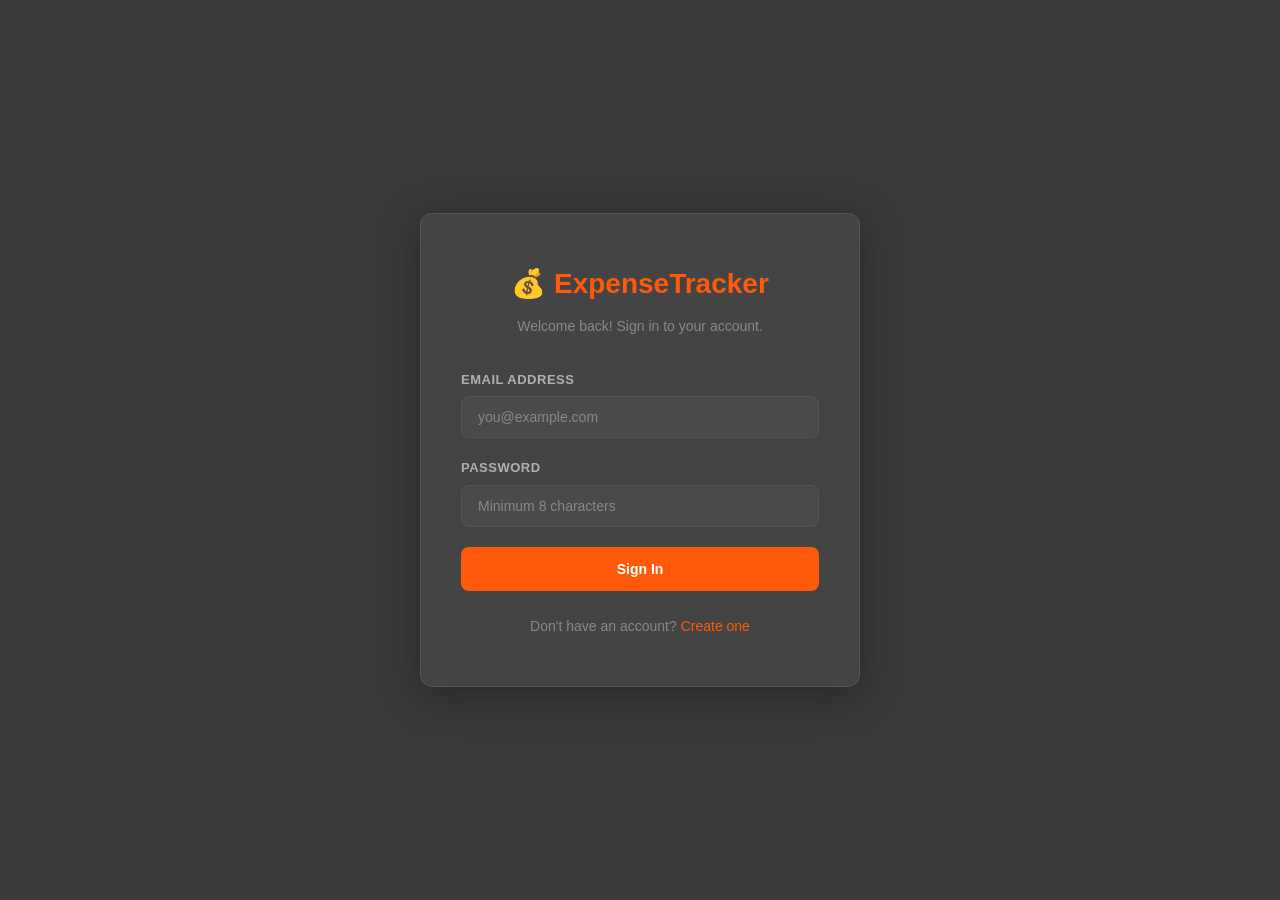
<file: expense-tracker/transactions.html>
<!DOCTYPE html>
<html lang="en">
<head>
  <meta charset="UTF-8">
  <meta name="viewport" content="width=device-width, initial-scale=1.0">
  <title>Transactions — ExpenseTracker</title>
  <link rel="stylesheet" href="css/styles.css">
</head>
<body>
  <canvas id="ambient-bg"></canvas>
  <div id="page-transition"></div>

  <div class="app-layout">
    <aside class="sidebar" id="sidebar">
      <div class="sidebar-logo"><span class="logo-icon">💰</span><span>ExpenseTracker</span></div>
      <nav class="sidebar-nav">
        <a href="dashboard.html"><span class="nav-icon">📊</span><span>Dashboard</span></a>
        <a href="add-expense.html"><span class="nav-icon">➕</span><span>Add Expense</span></a>
        <a href="transactions.html"><span class="nav-icon">📋</span><span>Transactions</span></a>
        <a href="analytics.html"><span class="nav-icon">📈</span><span>Analytics</span></a>
        <a href="budgets.html"><span class="nav-icon">🎯</span><span>Budgets</span></a>
        <a href="reports.html"><span class="nav-icon">📄</span><span>Reports</span></a>
        <a href="settings.html"><span class="nav-icon">⚙️</span><span>Settings</span></a>
      </nav>
      <div class="sidebar-bottom"><a href="#" id="logout-btn"><span class="nav-icon">🚪</span><span>Log Out</span></a></div>
    </aside>

    <div class="main-wrapper">
      <header class="topbar">
        <div class="topbar-left">
          <button id="sidebar-toggle">☰</button>
          <h2>Transactions</h2>
        </div>
        <div class="topbar-right">
          <button class="topbar-icon" id="theme-toggle" title="Toggle theme">🌓</button>
          <div class="user-info">
            <span class="user-name" id="user-name"></span>
            <div class="user-avatar" id="user-avatar"></div>
          </div>
        </div>
      </header>

      <main class="main-content">
        <!-- Filters -->
        <div class="card">
          <div class="filters-bar">
            <input type="text" id="search-input" class="form-control" placeholder="🔍 Search transactions..." style="flex:2;min-width:200px;">
            <select id="filter-category" class="form-control"></select>
            <input type="date" id="filter-start" class="form-control" title="Start date">
            <input type="date" id="filter-end" class="form-control" title="End date">
            <select id="sort-by" class="form-control">
              <option value="date">Sort by Date</option>
              <option value="amount">Sort by Amount</option>
            </select>
            <select id="sort-dir" class="form-control">
              <option value="desc">Newest First</option>
              <option value="asc">Oldest First</option>
            </select>
            <button class="btn btn-primary btn-sm" id="apply-filters">Apply</button>
            <button class="btn btn-secondary btn-sm" id="clear-filters">Clear</button>
          </div>
        </div>

        <!-- Transactions Table -->
        <div class="card">
          <div class="flex-between mb-20">
            <h3>All Transactions (<span id="tx-count">0</span>)</h3>
            <a href="add-expense.html" class="btn btn-primary btn-sm">➕ Add New</a>
          </div>
          <div class="table-wrapper">
            <table>
              <thead>
                <tr>
                  <th onclick="sortTable('date')">Date ↕</th>
                  <th onclick="sortTable('amount')">Amount ↕</th>
                  <th>Category</th>
                  <th>Description</th>
                  <th>Payment</th>
                  <th>Recurring</th>
                  <th>Actions</th>
                </tr>
              </thead>
              <tbody id="transactions-body"></tbody>
            </table>
          </div>
          <div class="empty-state hidden" id="empty-state">
            <div class="empty-icon">📋</div>
            <p>No transactions found. Start by adding your first expense!</p>
            <a href="add-expense.html" class="btn btn-primary">➕ Add Expense</a>
          </div>
        </div>
      </main>
    </div>
  </div>

  <!-- Edit Modal -->
  <div class="modal-overlay" id="edit-modal">
    <div class="modal">
      <h3>Edit Expense</h3>
      <form id="edit-form" novalidate>
        <input type="hidden" id="edit-id">
        <div class="form-row">
          <div class="form-group">
            <label for="edit-amount">Amount</label>
            <input type="number" id="edit-amount" class="form-control" step="0.01" required>
          </div>
          <div class="form-group">
            <label for="edit-category">Category</label>
            <select id="edit-category" class="form-control"></select>
          </div>
        </div>
        <div class="form-row">
          <div class="form-group">
            <label for="edit-date">Date</label>
            <input type="date" id="edit-date" class="form-control" required>
          </div>
          <div class="form-group">
            <label for="edit-payment">Payment Method</label>
            <select id="edit-payment" class="form-control">
              <option value="Cash">Cash</option>
              <option value="Credit Card">Credit Card</option>
              <option value="Debit Card">Debit Card</option>
              <option value="Bank Transfer">Bank Transfer</option>
              <option value="UPI">UPI</option>
              <option value="Other">Other</option>
            </select>
          </div>
        </div>
        <div class="form-group">
          <label for="edit-desc">Description</label>
          <input type="text" id="edit-desc" class="form-control">
        </div>
        <div class="form-group">
          <label for="edit-recurring">Recurring</label>
          <select id="edit-recurring" class="form-control">
            <option value="none">None</option>
            <option value="weekly">Weekly</option>
            <option value="monthly">Monthly</option>
            <option value="yearly">Yearly</option>
          </select>
        </div>
        <div class="form-error" id="edit-error"></div>
        <div class="modal-actions">
          <button type="button" class="btn btn-secondary" onclick="closeEditModal()">Cancel</button>
          <button type="submit" class="btn btn-primary">Save Changes</button>
        </div>
      </form>
    </div>
  </div>

  <script src="https://cdnjs.cloudflare.com/ajax/libs/gsap/3.12.5/gsap.min.js"></script>
  <script src="js/app.js"></script>
  <script src="js/animations.js"></script>
  <script>
    let currentSort = { by: 'date', dir: 'desc' };

    document.addEventListener('DOMContentLoaded', () => {
      if (!App.Auth.requireAuth()) return;

      App.UI.initSidebar();
      App.UI.initThemeToggle();
      App.UI.initUserInfo();
      App.UI.initLogout();

      App.UI.populateCategorySelect(document.getElementById('filter-category'), true);
      App.UI.populateCategorySelect(document.getElementById('edit-category'), false);

      // Check for search param
      const params = new URLSearchParams(window.location.search);
      if (params.get('search')) {
        document.getElementById('search-input').value = params.get('search');
      }

      renderTransactions();

      document.getElementById('apply-filters').addEventListener('click', renderTransactions);
      document.getElementById('clear-filters').addEventListener('click', () => {
        document.getElementById('search-input').value = '';
        document.getElementById('filter-category').value = 'all';
        document.getElementById('filter-start').value = '';
        document.getElementById('filter-end').value = '';
        document.getElementById('sort-by').value = 'date';
        document.getElementById('sort-dir').value = 'desc';
        currentSort = { by: 'date', dir: 'desc' };
        renderTransactions();
      });

      // Search on enter
      document.getElementById('search-input').addEventListener('keypress', (e) => {
        if (e.key === 'Enter') renderTransactions();
      });

      // Edit form
      document.getElementById('edit-form').addEventListener('submit', (e) => {
        e.preventDefault();
        const id = document.getElementById('edit-id').value;
        const result = App.Expenses.update(id, {
          amount: document.getElementById('edit-amount').value,
          category: document.getElementById('edit-category').value,
          date: document.getElementById('edit-date').value,
          description: document.getElementById('edit-desc').value,
          paymentMethod: document.getElementById('edit-payment').value,
          recurring: document.getElementById('edit-recurring').value,
        });

        if (result.ok) {
          App.UI.showToast('Expense updated!', 'success');
          closeEditModal();
          renderTransactions();
        } else {
          document.getElementById('edit-error').textContent = result.msg;
        }
      });

      document.getElementById('sidebar-toggle').addEventListener('click', () => {
        document.getElementById('sidebar').classList.toggle('open');
      });

      Animations.initAll();
    });

    function renderTransactions() {
      const filters = {
        search: document.getElementById('search-input').value,
        category: document.getElementById('filter-category').value,
        startDate: document.getElementById('filter-start').value,
        endDate: document.getElementById('filter-end').value,
        sortBy: document.getElementById('sort-by').value || currentSort.by,
        sortDir: document.getElementById('sort-dir').value || currentSort.dir,
      };

      const expenses = App.Expenses.getFiltered(filters);
      const tbody = document.getElementById('transactions-body');
      const empty = document.getElementById('empty-state');
      const countEl = document.getElementById('tx-count');
      const sym = App.Settings.getCurrencySymbol();

      countEl.textContent = expenses.length;

      if (expenses.length === 0) {
        tbody.innerHTML = '';
        empty.classList.remove('hidden');
        return;
      }

      empty.classList.add('hidden');
      const cats = App.Categories.getAll();

      tbody.innerHTML = expenses.map(e => {
        const cat = cats.find(c => c.name === e.category);
        const icon = cat ? cat.icon : '📁';
        return `<tr>
          <td>${new Date(e.date).toLocaleDateString()}</td>
          <td class="amount-cell">${sym}${e.amount.toFixed(2)}</td>
          <td><span class="category-badge">${icon} ${e.category}</span></td>
          <td>${e.description || '-'}</td>
          <td>${e.paymentMethod}</td>
          <td>${e.recurring === 'none' ? '-' : e.recurring}</td>
          <td>
            <button class="btn-icon edit-btn" data-id="${e.id}" title="Edit">✏️</button>
            <button class="btn-icon delete-btn" data-id="${e.id}" title="Delete">🗑️</button>
          </td>
        </tr>`;
      }).join('');

      tbody.querySelectorAll('.edit-btn').forEach(btn => {
        btn.addEventListener('click', () => openEditModal(btn.dataset.id));
      });
      tbody.querySelectorAll('.delete-btn').forEach(btn => {
        btn.addEventListener('click', () => deleteExpense(btn.dataset.id));
      });
    }

    function sortTable(field) {
      const sortByEl = document.getElementById('sort-by');
      const sortDirEl = document.getElementById('sort-dir');
      sortByEl.value = field;
      if (currentSort.by === field) {
        currentSort.dir = currentSort.dir === 'desc' ? 'asc' : 'desc';
      } else {
        currentSort.by = field;
        currentSort.dir = 'desc';
      }
      sortDirEl.value = currentSort.dir;
      renderTransactions();
    }

    function openEditModal(id) {
      const expenses = App.Expenses.getUserExpenses();
      const exp = expenses.find(e => e.id === id);
      if (!exp) return;

      document.getElementById('edit-id').value = exp.id;
      document.getElementById('edit-amount').value = exp.amount;
      document.getElementById('edit-category').value = exp.category;
      document.getElementById('edit-date').value = exp.date;
      document.getElementById('edit-desc').value = exp.description || '';
      document.getElementById('edit-payment').value = exp.paymentMethod;
      document.getElementById('edit-recurring').value = exp.recurring || 'none';
      document.getElementById('edit-error').textContent = '';
      document.getElementById('edit-modal').classList.add('active');
    }

    function closeEditModal() {
      document.getElementById('edit-modal').classList.remove('active');
    }

    function deleteExpense(id) {
      if (confirm('Delete this expense?')) {
        App.Expenses.remove(id);
        App.UI.showToast('Expense deleted.', 'info');
        renderTransactions();
      }
    }
  </script>
</body>
</html>
</file>
<file: expense-tracker/css/styles.css>
/* ============================================================
   Expense Tracker — Premium Fintech Dashboard Styles
   Color Palette: #393939, #FF5A09, #ec7f37, #be4f0c
   ============================================================ */

/* ─── CSS Variables ────────────────────────────────────── */
:root {
  --bg-primary: #393939;
  --bg-secondary: #2d2d2d;
  --bg-card: #444444;
  --bg-input: #4a4a4a;
  --accent: #FF5A09;
  --accent-light: #ec7f37;
  --accent-highlight: #be4f0c;
  --text-primary: #ffffff;
  --text-secondary: #b0b0b0;
  --text-muted: #888888;
  --border-color: #555555;
  --success: #2ecc71;
  --warning: #f39c12;
  --danger: #e74c3c;
  --sidebar-width: 250px;
  --topbar-height: 64px;
  --radius: 12px;
  --radius-sm: 8px;
  --shadow: 0 4px 20px rgba(0,0,0,0.2);
  --shadow-lg: 0 8px 40px rgba(0,0,0,0.3);
  --transition: all 0.3s ease;
}

/* Light theme overrides */
.light-theme {
  --bg-primary: #f0f0f0;
  --bg-secondary: #e4e4e4;
  --bg-card: #ffffff;
  --bg-input: #f5f5f5;
  --text-primary: #222222;
  --text-secondary: #555555;
  --text-muted: #888888;
  --border-color: #ddd;
  --shadow: 0 4px 20px rgba(0,0,0,0.08);
  --shadow-lg: 0 8px 40px rgba(0,0,0,0.12);
}

/* ─── Reset ────────────────────────────────────────────── */
*, *::before, *::after {
  margin: 0;
  padding: 0;
  box-sizing: border-box;
}

html {
  font-size: 16px;
  scroll-behavior: smooth;
}

body {
  font-family: -apple-system, BlinkMacSystemFont, 'Segoe UI', Roboto, 'Helvetica Neue', Arial, sans-serif;
  background: var(--bg-primary);
  color: var(--text-primary);
  line-height: 1.6;
  overflow-x: hidden;
  min-height: 100vh;
}

a {
  color: var(--accent);
  text-decoration: none;
  transition: var(--transition);
}

a:hover {
  color: var(--accent-light);
}

img {
  max-width: 100%;
}

/* ─── Ambient Background Canvas ───────────────────────── */
#ambient-bg {
  position: fixed;
  top: 0;
  left: 0;
  width: 100%;
  height: 100%;
  z-index: 0;
  pointer-events: none;
}

/* ─── Page Transition Overlay ─────────────────────────── */
#page-transition {
  position: fixed;
  top: 0;
  left: 0;
  width: 100%;
  height: 100%;
  background: var(--bg-primary);
  z-index: 99999;
  opacity: 0;
  pointer-events: none;
}

/* ─── Layout ──────────────────────────────────────────── */
.app-layout {
  display: flex;
  min-height: 100vh;
  position: relative;
  z-index: 1;
}

.main-wrapper {
  flex: 1;
  margin-left: var(--sidebar-width);
  display: flex;
  flex-direction: column;
  min-height: 100vh;
}

.main-content {
  flex: 1;
  padding: 30px;
  margin-top: var(--topbar-height);
}

/* ─── Sidebar ─────────────────────────────────────────── */
.sidebar {
  width: var(--sidebar-width);
  background: var(--bg-secondary);
  position: fixed;
  top: 0;
  left: 0;
  height: 100vh;
  z-index: 100;
  display: flex;
  flex-direction: column;
  border-right: 1px solid var(--border-color);
  transition: width 0.3s ease;
}

.sidebar.collapsed {
  width: 70px;
}

.sidebar.collapsed .sidebar-nav span,
.sidebar.collapsed .sidebar-logo span {
  display: none;
}

.sidebar-logo {
  padding: 20px 24px;
  font-size: 22px;
  font-weight: 700;
  color: var(--accent);
  display: flex;
  align-items: center;
  gap: 10px;
  border-bottom: 1px solid var(--border-color);
}

.sidebar-logo .logo-icon {
  font-size: 28px;
}

.sidebar-nav {
  flex: 1;
  padding: 16px 12px;
  display: flex;
  flex-direction: column;
  gap: 4px;
}

.sidebar-nav a {
  display: flex;
  align-items: center;
  gap: 12px;
  padding: 12px 16px;
  border-radius: var(--radius-sm);
  color: var(--text-secondary);
  font-size: 14px;
  font-weight: 500;
  transition: var(--transition);
}

.sidebar-nav a:hover {
  background: rgba(255, 90, 9, 0.1);
  color: var(--accent);
}

.sidebar-nav a.active {
  background: rgba(255, 90, 9, 0.15);
  color: var(--accent);
  font-weight: 600;
}

.sidebar-nav a .nav-icon {
  font-size: 18px;
  width: 24px;
  text-align: center;
}

.sidebar-bottom {
  padding: 16px 12px;
  border-top: 1px solid var(--border-color);
}

/* ─── Top Navigation Bar ─────────────────────────────── */
.topbar {
  height: var(--topbar-height);
  background: var(--bg-secondary);
  border-bottom: 1px solid var(--border-color);
  display: flex;
  align-items: center;
  justify-content: space-between;
  padding: 0 30px;
  position: fixed;
  top: 0;
  left: var(--sidebar-width);
  right: 0;
  z-index: 90;
}

.topbar-left {
  display: flex;
  align-items: center;
  gap: 16px;
}

.topbar-left h2 {
  font-size: 20px;
  font-weight: 600;
}

#sidebar-toggle {
  display: none;
  background: none;
  border: none;
  color: var(--text-primary);
  font-size: 24px;
  cursor: pointer;
}

.search-bar {
  position: relative;
}

.search-bar input {
  background: var(--bg-input);
  border: 1px solid var(--border-color);
  border-radius: 24px;
  padding: 10px 16px 10px 40px;
  color: var(--text-primary);
  font-size: 14px;
  width: 280px;
  outline: none;
  transition: var(--transition);
}

.search-bar input::placeholder {
  color: var(--text-muted);
}

.search-bar input:focus {
  border-color: var(--accent);
}

.search-bar .search-icon {
  position: absolute;
  left: 14px;
  top: 50%;
  transform: translateY(-50%);
  color: var(--text-muted);
}

.topbar-right {
  display: flex;
  align-items: center;
  gap: 16px;
}

.topbar-icon {
  background: var(--bg-input);
  border: none;
  border-radius: 50%;
  width: 40px;
  height: 40px;
  display: flex;
  align-items: center;
  justify-content: center;
  cursor: pointer;
  color: var(--text-secondary);
  font-size: 18px;
  transition: var(--transition);
}

.topbar-icon:hover {
  background: var(--accent);
  color: #fff;
}

.user-avatar {
  width: 40px;
  height: 40px;
  border-radius: 50%;
  background: var(--accent);
  display: flex;
  align-items: center;
  justify-content: center;
  color: #fff;
  font-weight: 700;
  font-size: 16px;
  cursor: pointer;
}

.user-info {
  display: flex;
  align-items: center;
  gap: 10px;
}

.user-info .user-name {
  font-size: 14px;
  font-weight: 500;
}

/* ─── Dashboard Cards ─────────────────────────────────── */
.stats-grid {
  display: grid;
  grid-template-columns: repeat(auto-fit, minmax(240px, 1fr));
  gap: 20px;
  margin-bottom: 30px;
}

.stat-card {
  background: var(--bg-card);
  border-radius: var(--radius);
  padding: 24px;
  box-shadow: var(--shadow);
  border: 1px solid var(--border-color);
  transition: var(--transition);
  position: relative;
  overflow: hidden;
}

.stat-card::before {
  content: '';
  position: absolute;
  top: 0;
  left: 0;
  width: 4px;
  height: 100%;
  background: var(--accent);
  border-radius: 4px 0 0 4px;
}

.stat-card.income::before { background: var(--success); }
.stat-card.expense::before { background: var(--danger); }
.stat-card.balance::before { background: #36A2EB; }
.stat-card.total::before { background: var(--accent-highlight); }

.stat-card:hover {
  transform: translateY(-4px);
  box-shadow: 0 12px 40px rgba(255, 90, 9, 0.15);
}

.stat-card .card-label {
  font-size: 13px;
  color: var(--text-muted);
  text-transform: uppercase;
  letter-spacing: 0.5px;
  margin-bottom: 8px;
}

.stat-card .card-value {
  font-size: 28px;
  font-weight: 700;
  color: var(--text-primary);
}

.stat-card .card-icon {
  position: absolute;
  top: 20px;
  right: 20px;
  font-size: 32px;
  opacity: 0.2;
}

/* ─── Chart Cards ─────────────────────────────────────── */
.charts-grid {
  display: grid;
  grid-template-columns: repeat(auto-fit, minmax(380px, 1fr));
  gap: 20px;
  margin-bottom: 30px;
}

.chart-card {
  background: var(--bg-card);
  border-radius: var(--radius);
  padding: 24px;
  box-shadow: var(--shadow);
  border: 1px solid var(--border-color);
}

.chart-card h3 {
  font-size: 16px;
  font-weight: 600;
  margin-bottom: 16px;
  color: var(--text-primary);
}

.chart-container {
  position: relative;
  height: 280px;
}

/* ─── Generic Card ────────────────────────────────────── */
.card {
  background: var(--bg-card);
  border-radius: var(--radius);
  padding: 24px;
  box-shadow: var(--shadow);
  border: 1px solid var(--border-color);
  margin-bottom: 20px;
}

.card h3 {
  font-size: 18px;
  font-weight: 600;
  margin-bottom: 16px;
}

/* ─── Buttons ─────────────────────────────────────────── */
.btn {
  display: inline-flex;
  align-items: center;
  justify-content: center;
  gap: 8px;
  padding: 12px 24px;
  border-radius: var(--radius-sm);
  border: none;
  font-size: 14px;
  font-weight: 600;
  cursor: pointer;
  transition: var(--transition);
  text-decoration: none;
}

.btn-primary {
  background: var(--accent);
  color: #fff;
}

.btn-primary:hover {
  background: var(--accent-light);
  color: #fff;
  transform: translateY(-1px);
  box-shadow: 0 4px 15px rgba(255, 90, 9, 0.4);
}

.btn-secondary {
  background: var(--bg-input);
  color: var(--text-primary);
  border: 1px solid var(--border-color);
}

.btn-secondary:hover {
  border-color: var(--accent);
  color: var(--accent);
}

.btn-danger {
  background: var(--danger);
  color: #fff;
}

.btn-danger:hover {
  background: #c0392b;
}

.btn-sm {
  padding: 8px 16px;
  font-size: 12px;
}

.btn-icon {
  background: none;
  border: none;
  color: var(--text-secondary);
  cursor: pointer;
  padding: 6px;
  border-radius: 6px;
  transition: var(--transition);
}

.btn-icon:hover {
  color: var(--accent);
  background: rgba(255, 90, 9, 0.1);
}

/* ─── Forms ───────────────────────────────────────────── */
.form-group {
  margin-bottom: 20px;
}

.form-group label {
  display: block;
  font-size: 13px;
  font-weight: 600;
  color: var(--text-secondary);
  margin-bottom: 6px;
  text-transform: uppercase;
  letter-spacing: 0.5px;
}

.form-control {
  width: 100%;
  padding: 12px 16px;
  background: var(--bg-input);
  border: 1px solid var(--border-color);
  border-radius: var(--radius-sm);
  color: var(--text-primary);
  font-size: 14px;
  outline: none;
  transition: var(--transition);
}

.form-control:focus {
  border-color: var(--accent);
  box-shadow: 0 0 0 3px rgba(255, 90, 9, 0.15);
}

.form-control::placeholder {
  color: var(--text-muted);
}

select.form-control {
  cursor: pointer;
}

.form-row {
  display: grid;
  grid-template-columns: 1fr 1fr;
  gap: 16px;
}

.form-error {
  color: var(--danger);
  font-size: 12px;
  margin-top: 4px;
}

/* ─── Tables ──────────────────────────────────────────── */
.table-wrapper {
  overflow-x: auto;
}

table {
  width: 100%;
  border-collapse: collapse;
}

thead th {
  background: var(--bg-secondary);
  padding: 14px 16px;
  text-align: left;
  font-size: 12px;
  font-weight: 600;
  text-transform: uppercase;
  letter-spacing: 0.5px;
  color: var(--text-muted);
  border-bottom: 1px solid var(--border-color);
  cursor: pointer;
  user-select: none;
}

thead th:hover {
  color: var(--accent);
}

tbody td {
  padding: 14px 16px;
  font-size: 14px;
  border-bottom: 1px solid var(--border-color);
  color: var(--text-primary);
}

tbody tr {
  transition: var(--transition);
}

tbody tr:hover {
  background: rgba(255, 90, 9, 0.05);
}

.category-badge {
  display: inline-flex;
  align-items: center;
  gap: 6px;
  padding: 4px 12px;
  border-radius: 20px;
  font-size: 12px;
  font-weight: 600;
  background: rgba(255, 90, 9, 0.1);
  color: var(--accent);
}

.amount-cell {
  font-weight: 700;
  color: var(--danger);
}

.amount-cell.income {
  color: var(--success);
}

/* ─── Filters Bar ─────────────────────────────────────── */
.filters-bar {
  display: flex;
  flex-wrap: wrap;
  gap: 12px;
  margin-bottom: 20px;
  align-items: center;
}

.filters-bar .form-control {
  width: auto;
  min-width: 160px;
}

/* ─── Budget Progress ─────────────────────────────────── */
.budget-list {
  display: flex;
  flex-direction: column;
  gap: 16px;
}

.budget-item {
  background: var(--bg-card);
  border-radius: var(--radius);
  padding: 20px;
  border: 1px solid var(--border-color);
}

.budget-header {
  display: flex;
  justify-content: space-between;
  align-items: center;
  margin-bottom: 10px;
}

.budget-header .budget-name {
  font-weight: 600;
  font-size: 15px;
}

.budget-header .budget-amount {
  font-size: 13px;
  color: var(--text-muted);
}

.progress-bar {
  height: 10px;
  background: var(--bg-input);
  border-radius: 5px;
  overflow: hidden;
  margin-bottom: 6px;
}

.progress-fill {
  height: 100%;
  border-radius: 5px;
  transition: width 0.5s ease;
  background: var(--accent-highlight);
}

.progress-fill.warning {
  background: var(--warning);
}

.progress-fill.exceeded {
  background: var(--danger);
}

.budget-footer {
  display: flex;
  justify-content: space-between;
  font-size: 12px;
  color: var(--text-muted);
}

.budget-warning {
  color: var(--warning);
  font-size: 12px;
  font-weight: 600;
  margin-top: 4px;
}

.budget-exceeded {
  color: var(--danger);
  font-size: 12px;
  font-weight: 600;
  margin-top: 4px;
}

/* ─── Auth Pages ──────────────────────────────────────── */
.auth-page {
  min-height: 100vh;
  display: flex;
  align-items: center;
  justify-content: center;
  background: var(--bg-primary);
  position: relative;
}

.auth-container {
  background: var(--bg-card);
  border-radius: var(--radius);
  padding: 48px 40px;
  width: 100%;
  max-width: 440px;
  box-shadow: var(--shadow-lg);
  border: 1px solid var(--border-color);
  position: relative;
  z-index: 1;
}

.auth-container .auth-logo {
  text-align: center;
  margin-bottom: 32px;
}

.auth-container .auth-logo h1 {
  font-size: 28px;
  font-weight: 700;
  color: var(--accent);
}

.auth-container .auth-logo p {
  color: var(--text-muted);
  font-size: 14px;
  margin-top: 8px;
}

.auth-container h2 {
  font-size: 24px;
  margin-bottom: 8px;
}

.auth-container .auth-subtitle {
  color: var(--text-muted);
  font-size: 14px;
  margin-bottom: 28px;
}

.auth-footer {
  text-align: center;
  margin-top: 24px;
  font-size: 14px;
  color: var(--text-muted);
}

/* ─── Landing Page ────────────────────────────────────── */
.landing-page {
  position: relative;
  z-index: 1;
}

.hero-section {
  min-height: 100vh;
  display: flex;
  flex-direction: column;
  align-items: center;
  justify-content: center;
  text-align: center;
  padding: 40px 20px;
}

.hero-section h1 {
  font-size: 56px;
  font-weight: 800;
  line-height: 1.1;
  margin-bottom: 20px;
  color: var(--text-primary);
}

.hero-section h1 .highlight {
  color: var(--accent);
}

.hero-section p {
  font-size: 18px;
  color: var(--text-secondary);
  max-width: 600px;
  margin-bottom: 36px;
}

.hero-buttons {
  display: flex;
  gap: 16px;
}

.features-section {
  padding: 80px 40px;
  max-width: 1200px;
  margin: 0 auto;
}

.features-section h2 {
  text-align: center;
  font-size: 36px;
  margin-bottom: 48px;
}

.features-grid {
  display: grid;
  grid-template-columns: repeat(auto-fit, minmax(280px, 1fr));
  gap: 24px;
}

.feature-card {
  background: var(--bg-card);
  border-radius: var(--radius);
  padding: 32px;
  border: 1px solid var(--border-color);
  text-align: center;
  transition: var(--transition);
}

.feature-card:hover {
  transform: translateY(-6px);
  box-shadow: 0 12px 40px rgba(255, 90, 9, 0.1);
  border-color: var(--accent);
}

.feature-card .feature-icon {
  font-size: 48px;
  margin-bottom: 16px;
}

.feature-card h3 {
  font-size: 18px;
  margin-bottom: 8px;
}

.feature-card p {
  font-size: 14px;
  color: var(--text-secondary);
}

.landing-nav {
  position: fixed;
  top: 0;
  left: 0;
  right: 0;
  z-index: 100;
  background: rgba(57, 57, 57, 0.9);
  backdrop-filter: blur(10px);
  display: flex;
  align-items: center;
  justify-content: space-between;
  padding: 16px 40px;
  border-bottom: 1px solid var(--border-color);
}

.landing-nav .logo {
  font-size: 22px;
  font-weight: 700;
  color: var(--accent);
}

.landing-nav .nav-links {
  display: flex;
  gap: 24px;
  align-items: center;
}

.landing-nav .nav-links a {
  color: var(--text-secondary);
  font-size: 14px;
  font-weight: 500;
}

.landing-nav .nav-links a:hover {
  color: var(--accent);
}

/* ─── Modal ───────────────────────────────────────────── */
.modal-overlay {
  position: fixed;
  top: 0;
  left: 0;
  width: 100%;
  height: 100%;
  background: rgba(0, 0, 0, 0.6);
  z-index: 1000;
  display: none;
  align-items: center;
  justify-content: center;
}

.modal-overlay.active {
  display: flex;
}

.modal {
  background: var(--bg-card);
  border-radius: var(--radius);
  padding: 32px;
  width: 100%;
  max-width: 500px;
  max-height: 80vh;
  overflow-y: auto;
  box-shadow: var(--shadow-lg);
  border: 1px solid var(--border-color);
}

.modal h3 {
  font-size: 20px;
  margin-bottom: 20px;
}

.modal-actions {
  display: flex;
  gap: 12px;
  justify-content: flex-end;
  margin-top: 24px;
}

/* ─── Section Headers ─────────────────────────────────── */
.section-header {
  display: flex;
  justify-content: space-between;
  align-items: center;
  margin-bottom: 24px;
}

.section-header h2 {
  font-size: 24px;
  font-weight: 700;
}

/* ─── Settings ────────────────────────────────────────── */
.settings-grid {
  display: grid;
  grid-template-columns: repeat(auto-fit, minmax(400px, 1fr));
  gap: 20px;
}

/* ─── Empty State ─────────────────────────────────────── */
.empty-state {
  text-align: center;
  padding: 60px 20px;
  color: var(--text-muted);
}

.empty-state .empty-icon {
  font-size: 64px;
  margin-bottom: 16px;
  opacity: 0.3;
}

.empty-state p {
  font-size: 16px;
  margin-bottom: 20px;
}

/* ─── Notification Badge ──────────────────────────────── */
.notification-badge {
  position: relative;
}

.notification-badge .badge-dot {
  position: absolute;
  top: -2px;
  right: -2px;
  width: 10px;
  height: 10px;
  background: var(--danger);
  border-radius: 50%;
  border: 2px solid var(--bg-secondary);
}

/* ─── Scrollbar ───────────────────────────────────────── */
::-webkit-scrollbar {
  width: 8px;
}

::-webkit-scrollbar-track {
  background: var(--bg-secondary);
}

::-webkit-scrollbar-thumb {
  background: var(--border-color);
  border-radius: 4px;
}

::-webkit-scrollbar-thumb:hover {
  background: var(--accent);
}

/* ─── Responsive ──────────────────────────────────────── */
@media (max-width: 1024px) {
  .charts-grid {
    grid-template-columns: 1fr;
  }
  .stats-grid {
    grid-template-columns: repeat(2, 1fr);
  }
}

@media (max-width: 768px) {
  .sidebar {
    transform: translateX(-100%);
    z-index: 200;
  }

  .sidebar.open {
    transform: translateX(0);
  }

  .main-wrapper {
    margin-left: 0;
  }

  .topbar {
    left: 0;
  }

  #sidebar-toggle {
    display: block;
  }

  .stats-grid {
    grid-template-columns: 1fr;
  }

  .form-row {
    grid-template-columns: 1fr;
  }

  .hero-section h1 {
    font-size: 36px;
  }

  .features-grid {
    grid-template-columns: 1fr;
  }

  .search-bar input {
    width: 180px;
  }

  .settings-grid {
    grid-template-columns: 1fr;
  }

  .filters-bar {
    flex-direction: column;
    align-items: stretch;
  }

  .filters-bar .form-control {
    width: 100%;
  }

  .main-content {
    padding: 20px 16px;
  }
}

@media (max-width: 480px) {
  .hero-buttons {
    flex-direction: column;
    width: 100%;
  }

  .hero-buttons .btn {
    width: 100%;
  }

  .auth-container {
    padding: 32px 24px;
    margin: 16px;
  }

  .topbar {
    padding: 0 16px;
  }

  .user-info .user-name {
    display: none;
  }
}

/* ─── Category Colors ─────────────────────────────────── */
.cat-food { color: #FF6384; }
.cat-transport { color: #36A2EB; }
.cat-shopping { color: #FFCE56; }
.cat-rent { color: #4BC0C0; }
.cat-bills { color: #9966FF; }
.cat-health { color: #FF9F40; }
.cat-entertainment { color: #FF6384; }
.cat-education { color: #C9CBCF; }
.cat-other { color: #7C8CF8; }

/* ─── Utility Classes ─────────────────────────────────── */
.text-center { text-align: center; }
.text-right { text-align: right; }
.mb-0 { margin-bottom: 0; }
.mb-10 { margin-bottom: 10px; }
.mb-20 { margin-bottom: 20px; }
.mt-20 { margin-top: 20px; }
.mt-10 { margin-top: 10px; }
.flex { display: flex; }
.flex-between { display: flex; justify-content: space-between; align-items: center; }
.gap-10 { gap: 10px; }
.gap-16 { gap: 16px; }
.hidden { display: none !important; }
</file>
